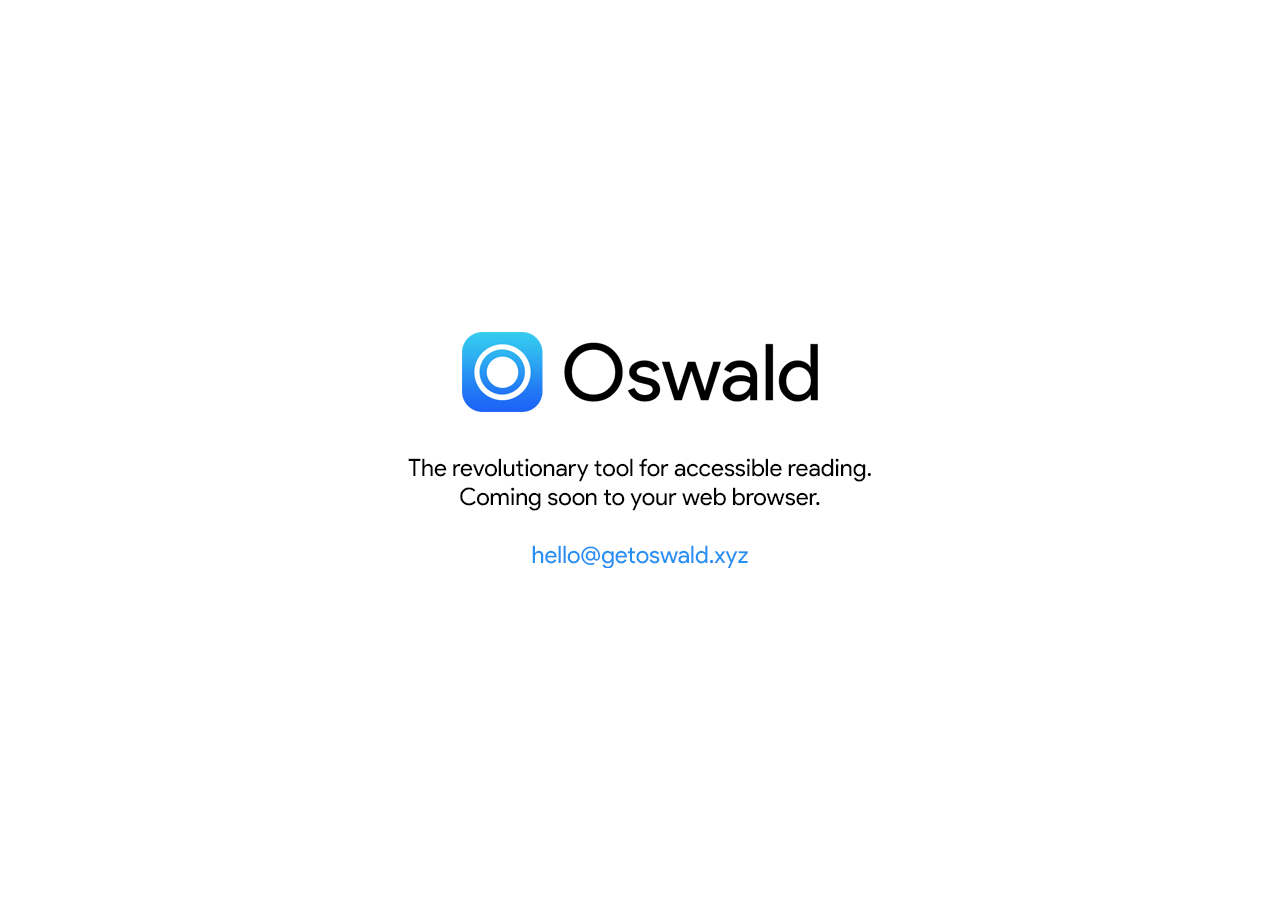
<file: index.html>
<!doctype html>
<html>
	<head>
		<title>Oswald</title>
		<meta property="og:title" content="Oswald">
		<meta property="og:url" content="https://getoswald.xyz">
		<meta property="og:image" content="https://getoswald.xyz/social.png">
		<meta name="author" content="Anand Chowdhary and Nishant Gadihoke">
		<script type="text/javascript">
			var host = "getoswald.xyz";
			if ((host == window.location.host) && (window.location.protocol != "https:"))
				window.location.protocol = "https";
		</script>
		<link rel="icon" href="[data-uri]" type="image/png">
	</head>
	<body style="margin: 0; -webkit-user-select: none; -moz-user-select: none; -ms-user-select: none; user-select: none">
		<img style="position: absolute; left: 50%; top: 50%; transform: translate(-50%, -50%);" draggable="false" alt="Oswald is coming soon" src="[data-uri]">
	</body>
</html>
</file>
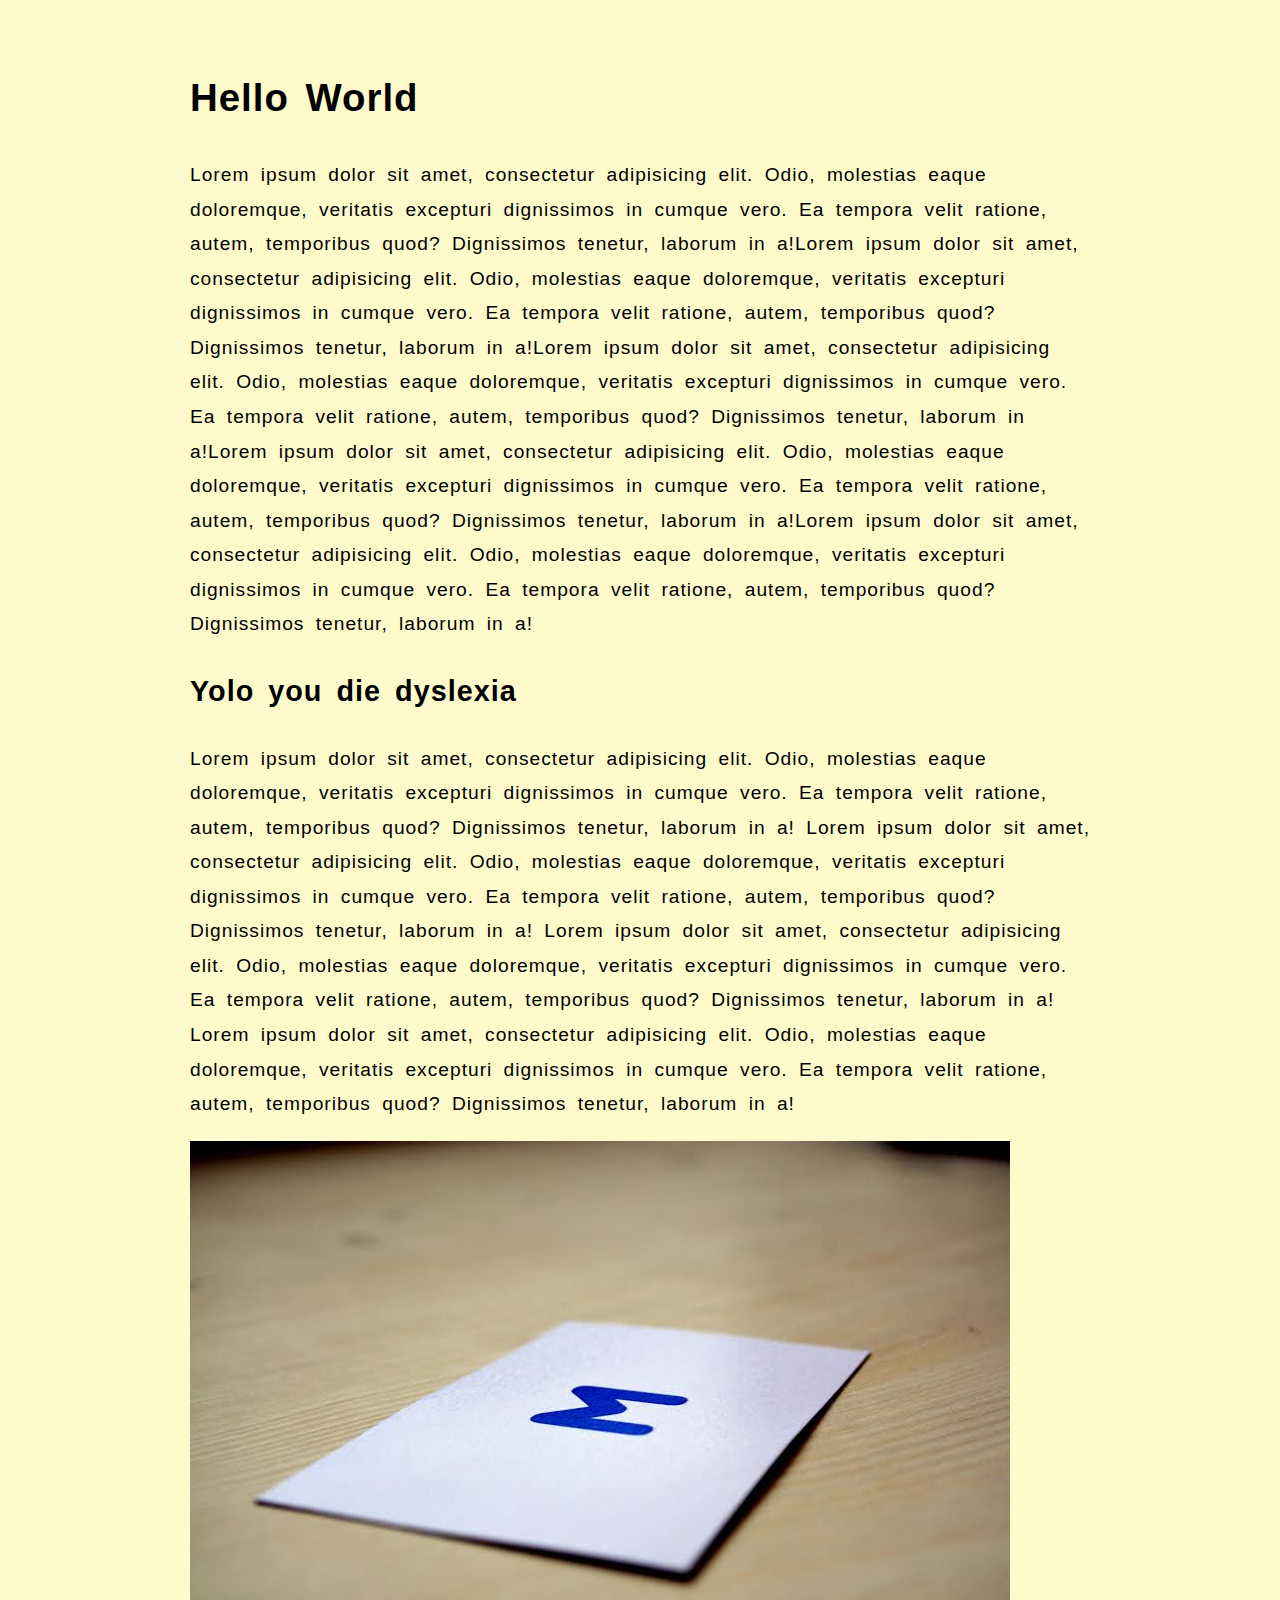
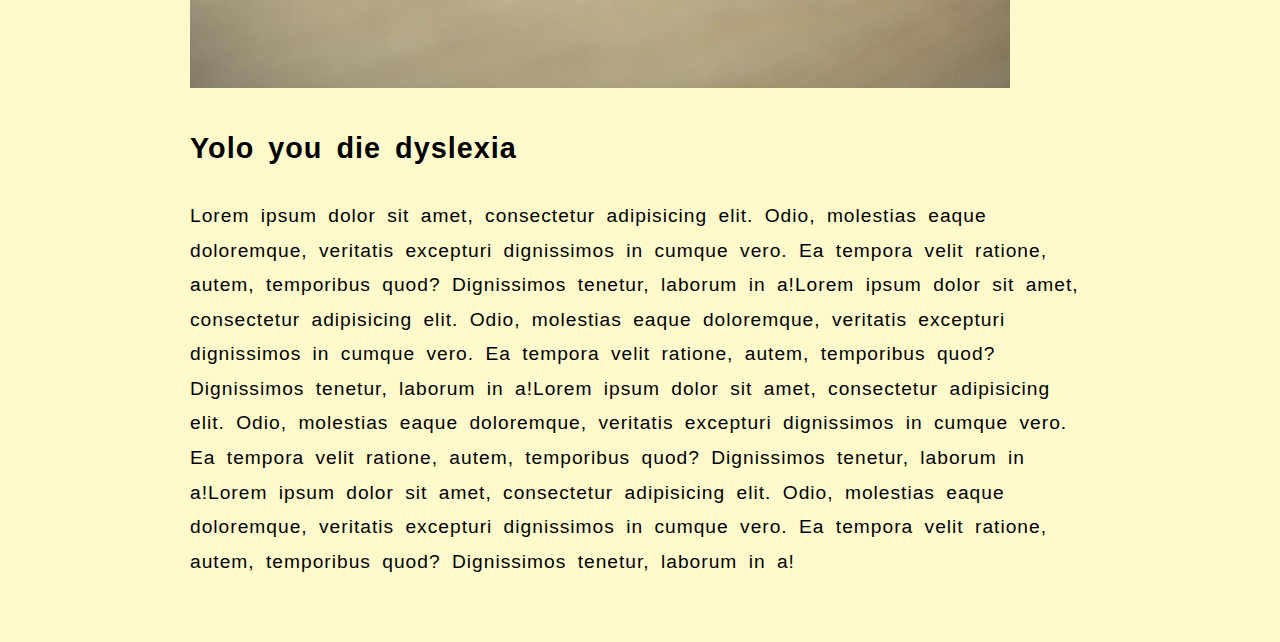
<file: css/index.html>
<!DOCTYPE html>
<html>
<head>
	<title>Test Document</title>
	<link rel="stylesheet" href="style.css" />
</head>
<body>
	<main>
		<h1>Hello World</h1>
		<p>Lorem ipsum dolor sit amet, consectetur adipisicing elit. Odio, molestias eaque doloremque, veritatis excepturi dignissimos in cumque vero. Ea tempora velit ratione, autem, temporibus quod? Dignissimos tenetur, laborum in a!Lorem ipsum dolor sit amet, consectetur adipisicing elit. Odio, molestias eaque doloremque, veritatis excepturi dignissimos in cumque vero. Ea tempora velit ratione, autem, temporibus quod? Dignissimos tenetur, laborum in a!Lorem ipsum dolor sit amet, consectetur adipisicing elit. Odio, molestias eaque doloremque, veritatis excepturi dignissimos in cumque vero. Ea tempora velit ratione, autem, temporibus quod? Dignissimos tenetur, laborum in a!Lorem ipsum dolor sit amet, consectetur adipisicing elit. Odio, molestias eaque doloremque, veritatis excepturi dignissimos in cumque vero. Ea tempora velit ratione, autem, temporibus quod? Dignissimos tenetur, laborum in a!Lorem ipsum dolor sit amet, consectetur adipisicing elit. Odio, molestias eaque doloremque, veritatis excepturi dignissimos in cumque vero. Ea tempora velit ratione, autem, temporibus quod? Dignissimos tenetur, laborum in a!</p>
		
		<h2 class="subhead">Yolo you die dyslexia</h2>

		<p>Lorem ipsum dolor sit amet, consectetur adipisicing elit. Odio, molestias eaque doloremque, veritatis excepturi dignissimos in cumque vero. Ea tempora velit ratione, autem, temporibus quod? Dignissimos tenetur, laborum in a!
		Lorem ipsum dolor sit amet, consectetur adipisicing elit. Odio, molestias eaque doloremque, veritatis excepturi dignissimos in cumque vero. Ea tempora velit ratione, autem, temporibus quod? Dignissimos tenetur, laborum in a!
		Lorem ipsum dolor sit amet, consectetur adipisicing elit. Odio, molestias eaque doloremque, veritatis excepturi dignissimos in cumque vero. Ea tempora velit ratione, autem, temporibus quod? Dignissimos tenetur, laborum in a!
		Lorem ipsum dolor sit amet, consectetur adipisicing elit. Odio, molestias eaque doloremque, veritatis excepturi dignissimos in cumque vero. Ea tempora velit ratione, autem, temporibus quod? Dignissimos tenetur, laborum in a!</p>
		
		<img src="minet.jpg" alt="">

		<h2 class="subhead">Yolo you die dyslexia</h2>

		<p>Lorem ipsum dolor sit amet, consectetur adipisicing elit. Odio, molestias eaque doloremque, veritatis excepturi dignissimos in cumque vero. Ea tempora velit ratione, autem, temporibus quod? Dignissimos tenetur, laborum in a!Lorem ipsum dolor sit amet, consectetur adipisicing elit. Odio, molestias eaque doloremque, veritatis excepturi dignissimos in cumque vero. Ea tempora velit ratione, autem, temporibus quod? Dignissimos tenetur, laborum in a!Lorem ipsum dolor sit amet, consectetur adipisicing elit. Odio, molestias eaque doloremque, veritatis excepturi dignissimos in cumque vero. Ea tempora velit ratione, autem, temporibus quod? Dignissimos tenetur, laborum in a!Lorem ipsum dolor sit amet, consectetur adipisicing elit. Odio, molestias eaque doloremque, veritatis excepturi dignissimos in cumque vero. Ea tempora velit ratione, autem, temporibus quod? Dignissimos tenetur, laborum in a!</p>

	</main>
</body>
</html>
</file>
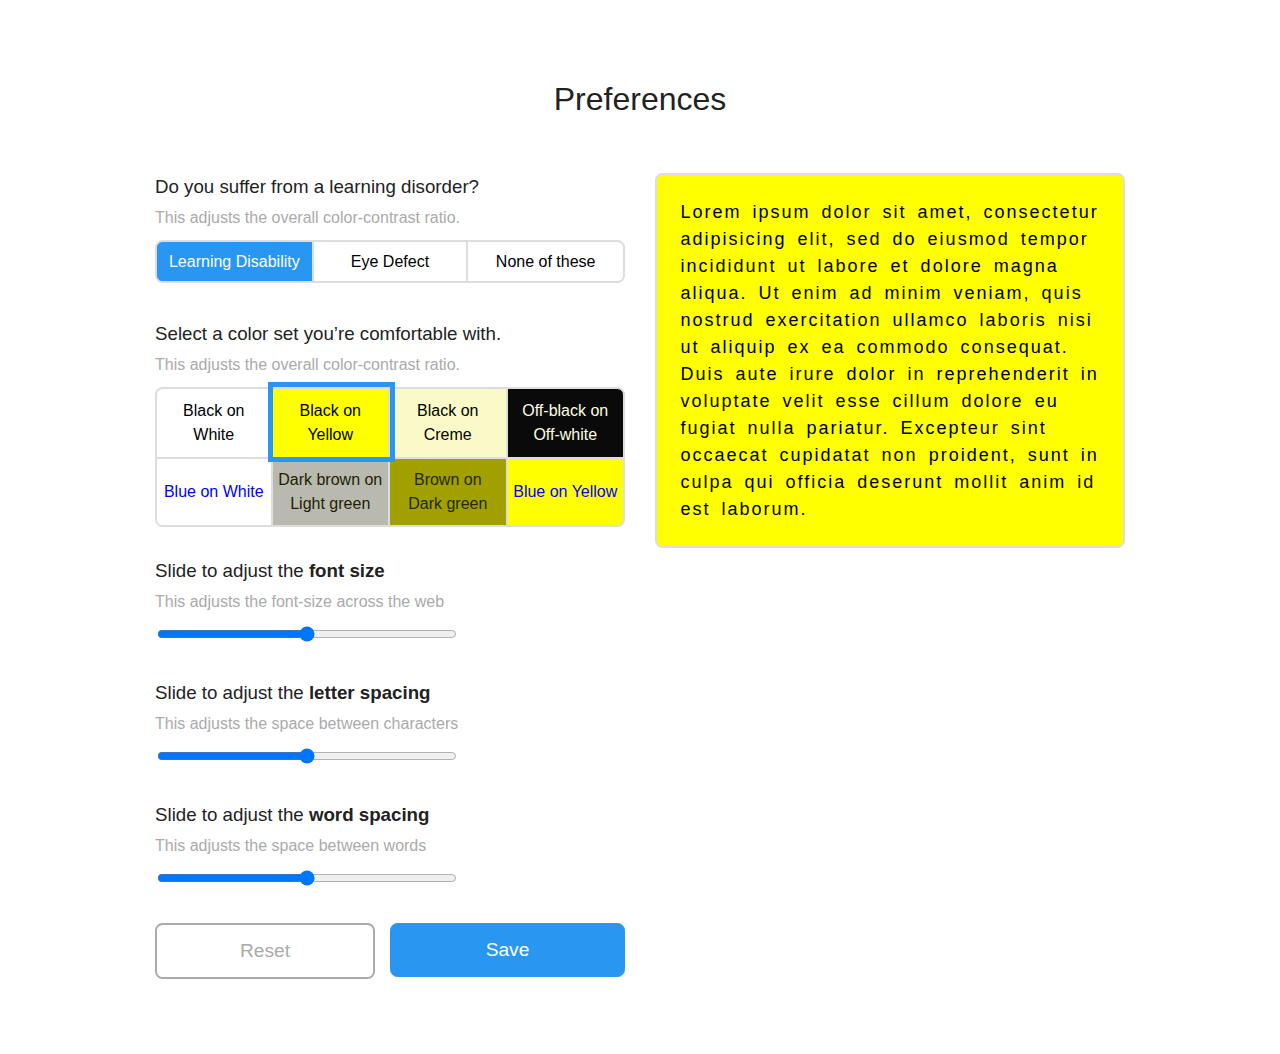
<file: customize.html>
<!doctype html>
<!-- paulirish.com/2008/conditional-stylesheets-vs-css-hacks-answer-neither/ -->
<!--[if lt IE 7 ]> <html class="ie6" lang="en"> <![endif]-->
<!--[if IE 7 ]>				<html class="ie7" lang="en"> <![endif]-->
<!--[if IE 8 ]>				<html class="lt-ie9" lang="en"> <![endif]-->
<!--[if IE 9 ]>				<html class="lt-ie10" lang="en"> <![endif]-->
<!--[if (gte IE 9)|!(IE)]><!--> <html lang="en"> <!--<![endif]-->
	<head>
		<meta charset="utf-8">
		<meta name="viewport" content="width=device-width, initial-scale=1.0">
		<title>Oswald &middot; Preferences</title>
		<link rel="icon" type="text/png" href="icon.png">
		<link href="foundation.css" rel="stylesheet" type="text/css">
		<link rel="stylesheet" type="text/css" href="ionicons.min.css">
		<style>
			::selection { background: whitesmoke }
			i { font-size: 120%; vertical-align: middle; margin-right: 10px }
			body { line-height: 1.5; }
			.iage { width: 100%; border-radius: 5px; margin: 5px 0px 15px 0; }
			.twentytwenty-overlay { display: none; }
			footer { background: #eee; text-align: center; padding: 50px; }
			footer a { text-decoration: none; color: #000 }
			h3 { font-weight: normal; letter-spacing: normal; margin: 0; }
			p { margin: 5px 0 10px 0; color: #aaa; }
			input[type="radio"] { -webkit-appearance: none; margin: 0; }
			label { padding: 0; }
			input[type="radio"] { outline: none; font: inherit; font-size: 100% }
			.style-1 input[type="radio"] { width: calc(100%/3) }
			.style-2 input[type="radio"] { width: calc(100%/4); }
			.style-2 input[type="radio"]:before { height: 70px; padding: 5px; margin-bottom: -7px; display: flex; justify-content: center; align-items: center; }
			.style-2 input[type="radio"]:nth-of-type(1):before, .style-2 input[type="radio"]:nth-of-type(2):before, .style-2 input[type="radio"]:nth-of-type(3):before, .style-2 input[type="radio"]:nth-of-type(4):before { border-bottom: 0 }
			.style-2 input[type="radio"]:nth-of-type(2n):before, .style-2 input[type="radio"]:nth-of-type(3):before, .style-2 input[type="radio"]:nth-of-type(7):before { border-left: 0 }
			.style-2 input[type="radio"]:nth-of-type(1):before { border-top-left-radius: 7.5px; }
			.style-2 input[type="radio"]:nth-of-type(4):before { border-top-right-radius: 7.5px; }
			.style-2 input[type="radio"]:nth-of-type(5):before { border-bottom-left-radius: 7.5px; }
			.style-2 input[type="radio"]:nth-of-type(8):before { border-bottom-right-radius: 7.5px; }
			#BlackonWhite:before { background: #fff; color: #000 }
			#BlackonYellow:before { background: #ff0; color: #000 }
			#BlackonCreme:before { background: #fafac8; color: #000 }
			#OffblackonOffwhite:before { background: #0a0a0a; color: #ffffe5 }
			#Blueonwhite:before { background: white; color: blue }
			#DarkbrownonLightgreen:before { background: #b9b9b0; color: #1e1e00 }
			#BrownonDarkgreen:before { background: #a0a000; color: #282800 }
			#BlueonYellow:before { background: yellow; color: blue }
			.style-2 input[type="radio"]:checked:before { box-shadow: 0px 0px 0px 5px #2997f2; position: relative; z-index: 1 }
			input[type="radio"]:before { cursor: pointer; content: attr(data-name); width: 100%; float: left; text-align: center; border: 2px solid #ddd; padding: 7.5px 0 }
			.style-1 input[type="radio"]:first-of-type:before { border-radius: 7.5px 0 0 7.5px; border-right: 0 }
			.style-1 input[type="radio"]:last-of-type:before { border-radius: 0 7.5px 7.5px 0; border-left: 0 }
			input[type="radio"]:checked:before { background: #2997f2; color: white }
			article:not(:last-child) { margin-bottom: 30px }
			input[type="range"] { width: 300px; }
			input[type="submit"] { background: #2997f2; border: 1px solid #2997f2; color: #fff; cursor: pointer; padding: 15px 45px; font-size: 120%; border-radius: 7.5px; width: 100%; outline: none; }
			input[type="submit"]#reset { background: transparent; border: 2px solid #aaa; color: #aaa; }
			.preview { border: 2px solid #ddd; padding: 5%; border-radius: 7.5px; transition: 0.3s ease; background: yellow; color: black; font-size: 18px; letter-spacing: 2px; word-spacing: 4px; }
		</style>
	</head>
	<body>
		<div class="row" style="margin-top: 75px">
			<div class="large-12 columns">
				<h1 style="margin: 0 0 50px 0; text-align: center; font-weight: normal;">Preferences</h1>
			</div>
			<div class="large-6 columns" style="margin-bottom: 75px">
				<article>
					<h3>Do you suffer from a learning disorder?</h3>
					<p>This adjusts the overall color-contrast ratio.</p>
					<div class="style-1">
						<input id="learningDisability" data-name="Learning Disability" type="radio" name="disorder" checked><input id="eyeDefect" data-name="Eye Defect" type="radio" name="disorder"><input id="none" data-name="None of these" type="radio" name="disorder">
					</div>
				</article>
				<article>
					<h3>Select a color set you&rsquo;re comfortable with.</h3>
					<p>This adjusts the overall color-contrast ratio.</p>
					<div class="style-2">
						<input id="BlackonWhite" data-name="Black on White" type="radio" name="colorset"><input id="BlackonYellow" data-name="Black on Yellow" type="radio" name="colorset" checked><input id="BlackonCreme" data-name="Black on Creme" type="radio" name="colorset"><input id="OffblackonOffwhite" data-name="Off-black on Off-white" type="radio" name="colorset"><input id="Blueonwhite" data-name="Blue on White" type="radio" name="colorset"><input id="DarkbrownonLightgreen" data-name="Dark brown on Light green" type="radio" name="colorset"><input id="BrownonDarkgreen" data-name="Brown on Dark green" type="radio" name="colorset"><input id="BlueonYellow" data-name="Blue on Yellow" type="radio" name="colorset"></div>
				</article>
				<article>
					<h3>Slide to adjust the <b>font size</b></h3>
					<p>This adjusts the font-size across the web</p>
					<div class="style-3">
						<input id="fontSizeRange" type="range" min="8" max="24" step="0.01">
					</div>
				</article>
				<article>
					<h3>Slide to adjust the <b>letter spacing</b></h3>
					<p>This adjusts the space between characters</p>
					<div class="style-4">
						<input id="letterSpaceRange" type="range" min="-1" max="5" step="0.01">
					</div>
				</article>
				<article>
					<h3>Slide to adjust the <b>word spacing</b></h3>
					<p>This adjusts the space between words</p>
					<div class="style-5">
						<input type="range" min="-1" max="10" step="0.01" id="wordSpaceRange">
					</div>
				</article>
				<article>
					<div style="padding-left: 0" class="large-6 columns"><input type="submit" value="Reset" id="reset"></div>
					<div style="padding: 0" class="large-6 columns"><input id="submitForm" type="submit" value="Save"></div>
				</article>
			</div>
			<div class="large-6 columns">
				<div class="preview" id="thisRow">
					<span>Lorem ipsum dolor sit amet, consectetur adipisicing elit, sed do eiusmod tempor incididunt ut labore et dolore magna aliqua. Ut enim ad minim veniam, quis nostrud exercitation ullamco laboris nisi ut aliquip ex ea commodo consequat. Duis aute irure dolor in reprehenderit in voluptate velit esse cillum dolore eu fugiat nulla pariatur. Excepteur sint occaecat cupidatat non proident, sunt in culpa qui officia deserunt mollit anim id est laborum.</span>
				</div>
			</div>
		</div>
		<script type="text/javascript" src="customize.js"></script>
	</body>
</html>
</file>
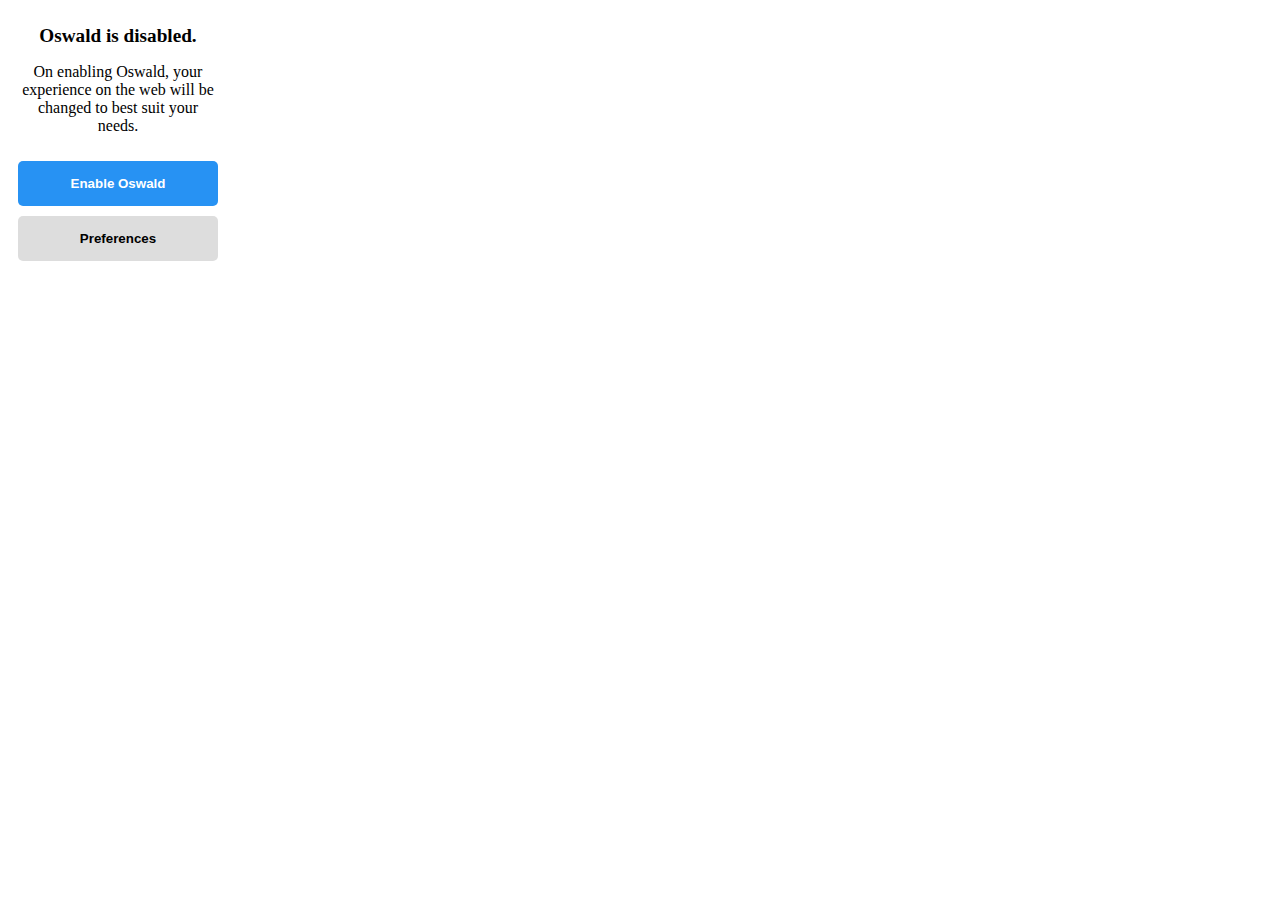
<file: popup.html>
<!doctype html>
<html>
	<head>
		<title>Oswald</title>
		<style type="text/css">
			body {
				padding: 1px 10px 10px 10px;
				width: 200px;
				text-align: center;
			}
			h2 {
				font-size: 120%;
			}
			button {
				width: 100%;
				margin-top: 10px;
				padding: 15px;
				font-weight: bold;
				outline: none;
				border: none;
				border-radius: 5px;
				cursor: pointer;
				background: #ddd;
			}
			button.primary {
				background: #2792f3;
				color: white;
			}
			button.primary:hover {
				background: #2ca6f1;
			}
			.enabled {
				display: none;
			}
		</style>
	</head>
	<body>
		<div class="enabled">
			<h2>Oswald is enabled.</h2>
			<p>On disabling Oswald, your experience on the web will be back to the dull old kind.</p>
		</div>
		<div class="disabled">
			<h2>Oswald is disabled.</h2>
			<p>On enabling Oswald, your experience on the web will be changed to best suit your needs.</p>
		</div>
		<button class="primary" id="enableOswald">Enable Oswald</button>
		<button>Preferences</button>
		<script type="text/javascript" src="oswald.js"></script>
	</body>
</html>
</file>
<file: css/style.css>
body {
	background: #fffacc !important;
	color: #000 !important;
	line-height: 1.8 !important;
	font-family: 'Comic Sans', sans-serif, monospace !important;
	font-size: 1.2rem !important;
}

main {
	width: 900px;
	margin: 5% auto;
}

main {
	letter-spacing: 1px;
	word-spacing: 5px;
}

i, em {
	font-style: bold;
}
</file>
